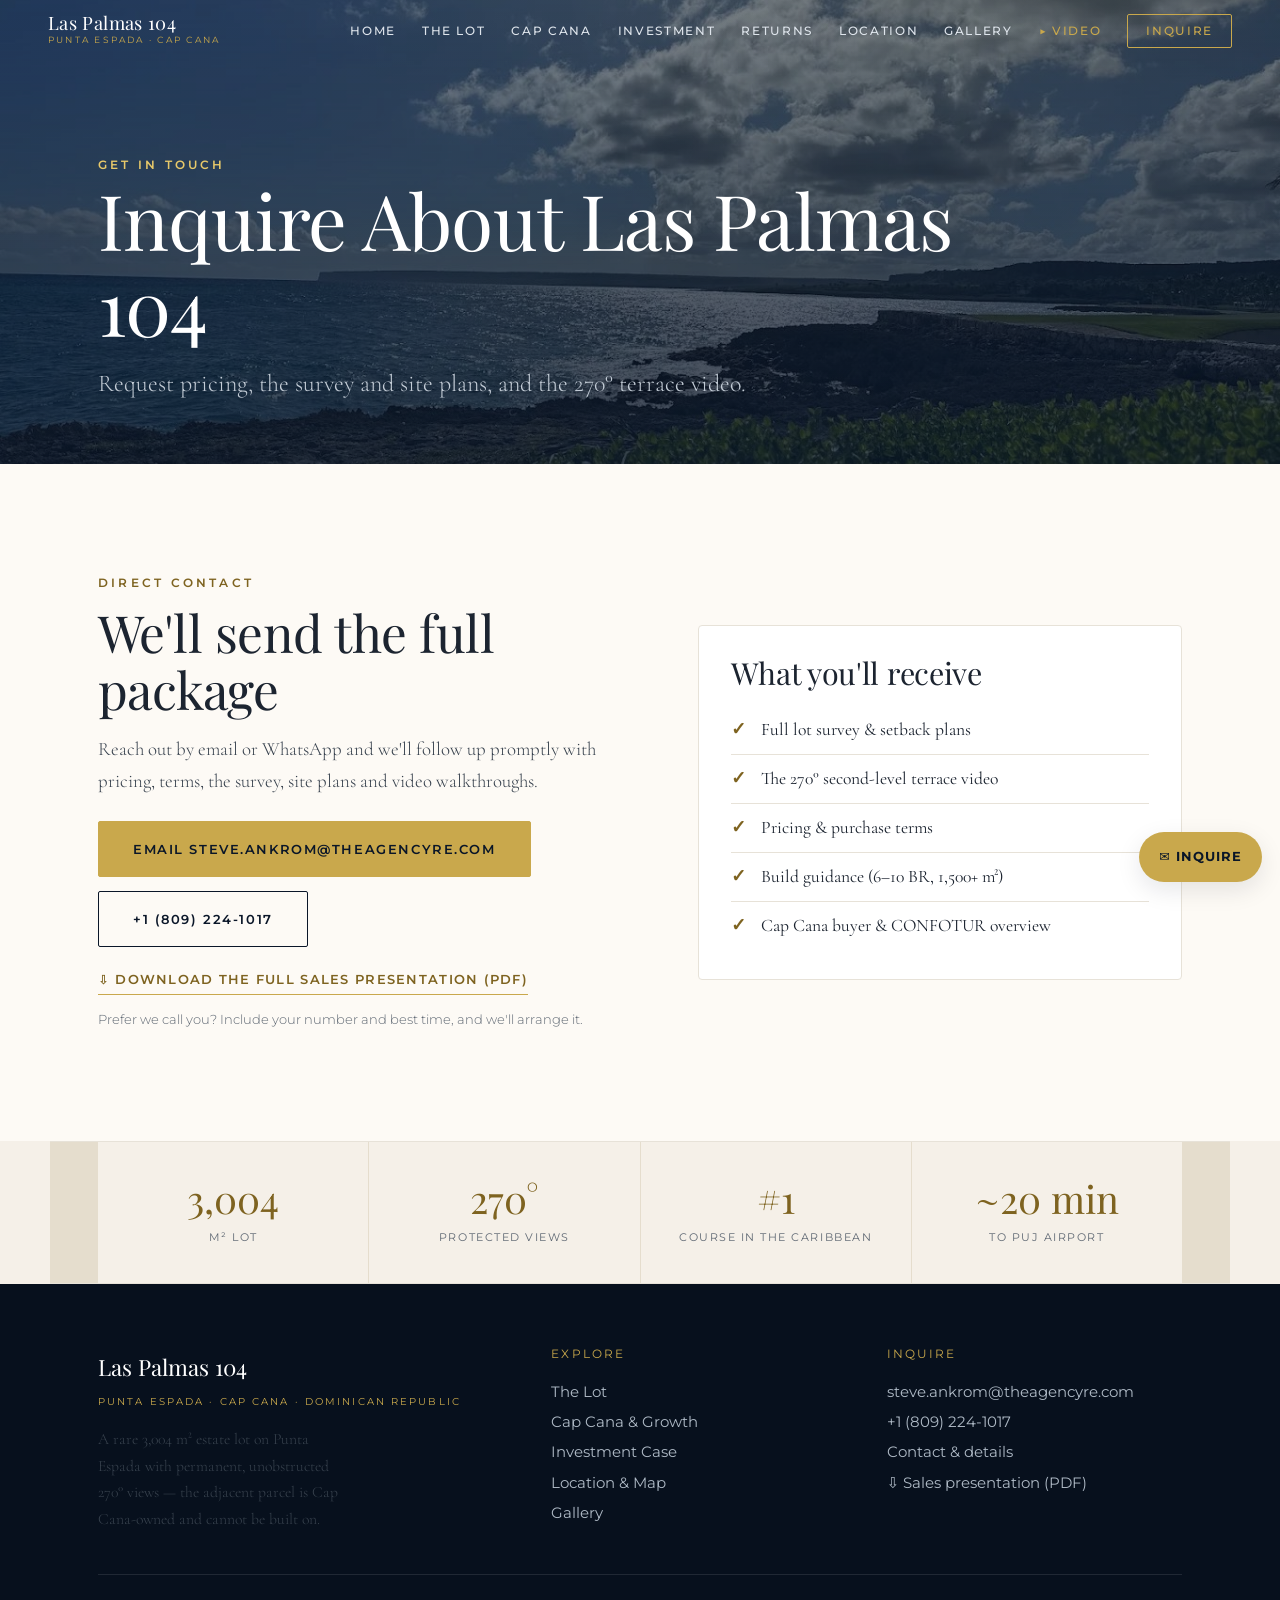
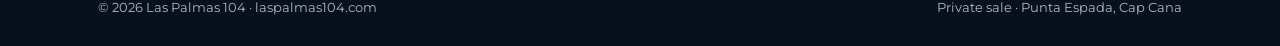
<file: contact.html>
<!DOCTYPE html>
<html lang="en">
<head>
<meta charset="UTF-8">
<meta name="viewport" content="width=device-width, initial-scale=1.0">
<title>Inquire — Las Palmas 104, Punta Espada Cap Cana</title>
<meta name="description" content="Request the full information package for Las Palmas 104: pricing, survey, site plans and the 270° terrace video. Contact by email or WhatsApp.">
<link rel="canonical" href="https://www.laspalmas104.com/contact">
<meta name="robots" content="index, follow">
<meta property="og:type" content="website">
<meta property="og:title" content="Inquire — Las Palmas 104, Punta Espada Cap Cana">
<meta property="og:description" content="Request the full information package for Las Palmas 104: pricing, survey, site plans and the 270° terrace video. Contact by email or WhatsApp.">
<meta property="og:image" content="https://www.laspalmas104.com/images/hero-lot-aerial.jpg">
<meta property="og:url" content="https://www.laspalmas104.com/contact">
<meta name="twitter:card" content="summary_large_image">
<link rel="stylesheet" href="assets/css/site.css?v=20260730d">

</head>
<body>
<nav class="nav" id="nav">
  <a class="nav-logo" href="index.html"><span class="t">Las Palmas 104</span><span class="s">Punta Espada · Cap Cana</span></a>
  <ul class="nav-links"><li><a href="index.html">Home</a></li><li><a href="the-lot.html">The Lot</a></li><li><a href="cap-cana.html">Cap Cana</a></li><li><a href="investment.html">Investment</a></li><li><a href="returns.html">Returns</a></li><li><a href="location.html">Location</a></li><li><a href="gallery.html">Gallery</a></li><li><a class="nav-video" href="index.html#video">&#9654; Video</a></li><li><a class="nav-cta" href="contact.html">Inquire</a></li></ul>
  <button class="burger" aria-label="Menu"><span></span><span></span><span></span></button>
</nav>
<div class="mobile" id="mobile"><button class="close" aria-label="Close">&times;</button><a href="index.html">Home</a><a href="the-lot.html">The Lot</a><a href="cap-cana.html">Cap Cana</a><a href="investment.html">Investment</a><a href="returns.html">Returns</a><a href="location.html">Location</a><a href="gallery.html">Gallery</a><a href="index.html#video">&#9654; Video</a><a href="contact.html">Contact</a></div>

<header class="phero short" style="background-image:url('images/gallery-10.jpg')">
  <div class="container"><p class="overline">Get In Touch</p><h1>Inquire About Las Palmas 104</h1><p class="lead">Request pricing, the survey and site plans, and the 270&deg; terrace video.</p></div>
</header>

<section class="sec reveal">
  <div class="container split">
    <div class="split-txt">
      <p class="overline">Direct Contact</p>
      <h2>We'll send the full package</h2>
      <p>Reach out by email or WhatsApp and we'll follow up promptly with pricing, terms, the survey, site plans and video walkthroughs.</p>
      <div class="contact-btns">
        <a class="btn" href="mailto:steve.ankrom@theagencyre.com?subject=Las%20Palmas%20104%20inquiry">Email steve.ankrom@theagencyre.com</a>
        <a class="btn ghost" href="tel:+18092241017" target="_blank" rel="noopener">+1 (809) 224-1017</a>
      </div>
      <a class="txt-link" href="downloads/Las-Palmas-104-Sales-Presentation.pdf" download>&#8681; Download the full sales presentation (PDF)</a>
      <p class="fine">Prefer we call you? Include your number and best time, and we'll arrange it.</p>
    </div>
    <div class="split-txt panel">
      <h3>What you'll receive</h3>
      <ul class="ticks">
        <li>Full lot survey &amp; setback plans</li>
        <li>The 270&deg; second-level terrace video</li>
        <li>Pricing &amp; purchase terms</li>
        <li>Build guidance (6&ndash;10 BR, 1,500+ m&sup2;)</li>
        <li>Cap Cana buyer &amp; CONFOTUR overview</li>
      </ul>
    </div>
  </div>
</section>

<section class="strip alt reveal">
  <div class="container strip-grid">
    <div><span class="n">3,004</span><span class="l">m&sup2; lot</span></div>
    <div><span class="n">270&deg;</span><span class="l">protected views</span></div>
    <div><span class="n">#1</span><span class="l">course in the Caribbean</span></div>
    <div><span class="n">~20 min</span><span class="l">to PUJ airport</span></div>
  </div>
</section>

<footer class="foot">
  <div class="container">
    <div class="foot-grid">
      <div class="brand"><span class="t">Las Palmas 104</span><br><span class="s">Punta Espada · Cap Cana · Dominican Republic</span>
        <p>A rare 3,004 m² estate lot on Punta Espada with permanent, unobstructed 270° views — the adjacent parcel is Cap Cana-owned and cannot be built on.</p></div>
      <div><h4>Explore</h4><a href="the-lot.html">The Lot</a><br><a href="cap-cana.html">Cap Cana &amp; Growth</a><br><a href="investment.html">Investment Case</a><br><a href="location.html">Location &amp; Map</a><br><a href="gallery.html">Gallery</a></div>
      <div><h4>Inquire</h4><a href="mailto:steve.ankrom@theagencyre.com?subject=Las%20Palmas%20104%20inquiry">steve.ankrom@theagencyre.com</a><br><a href="tel:+18092241017" target="_blank" rel="noopener">+1 (809) 224-1017</a><br><a href="contact.html">Contact &amp; details</a><br><a href="downloads/Las-Palmas-104-Sales-Presentation.pdf" download>&#8681; Sales presentation (PDF)</a></div>
    </div>
    <div class="foot-bot"><span>&copy; 2026 Las Palmas 104 · laspalmas104.com</span><span>Private sale · Punta Espada, Cap Cana</span></div>
  </div>
</footer>
<div class="float-cta"><a href="contact.html">&#9993; Inquire</a></div>
<script src="assets/js/site.js"></script>

</body>
</html>
</file>
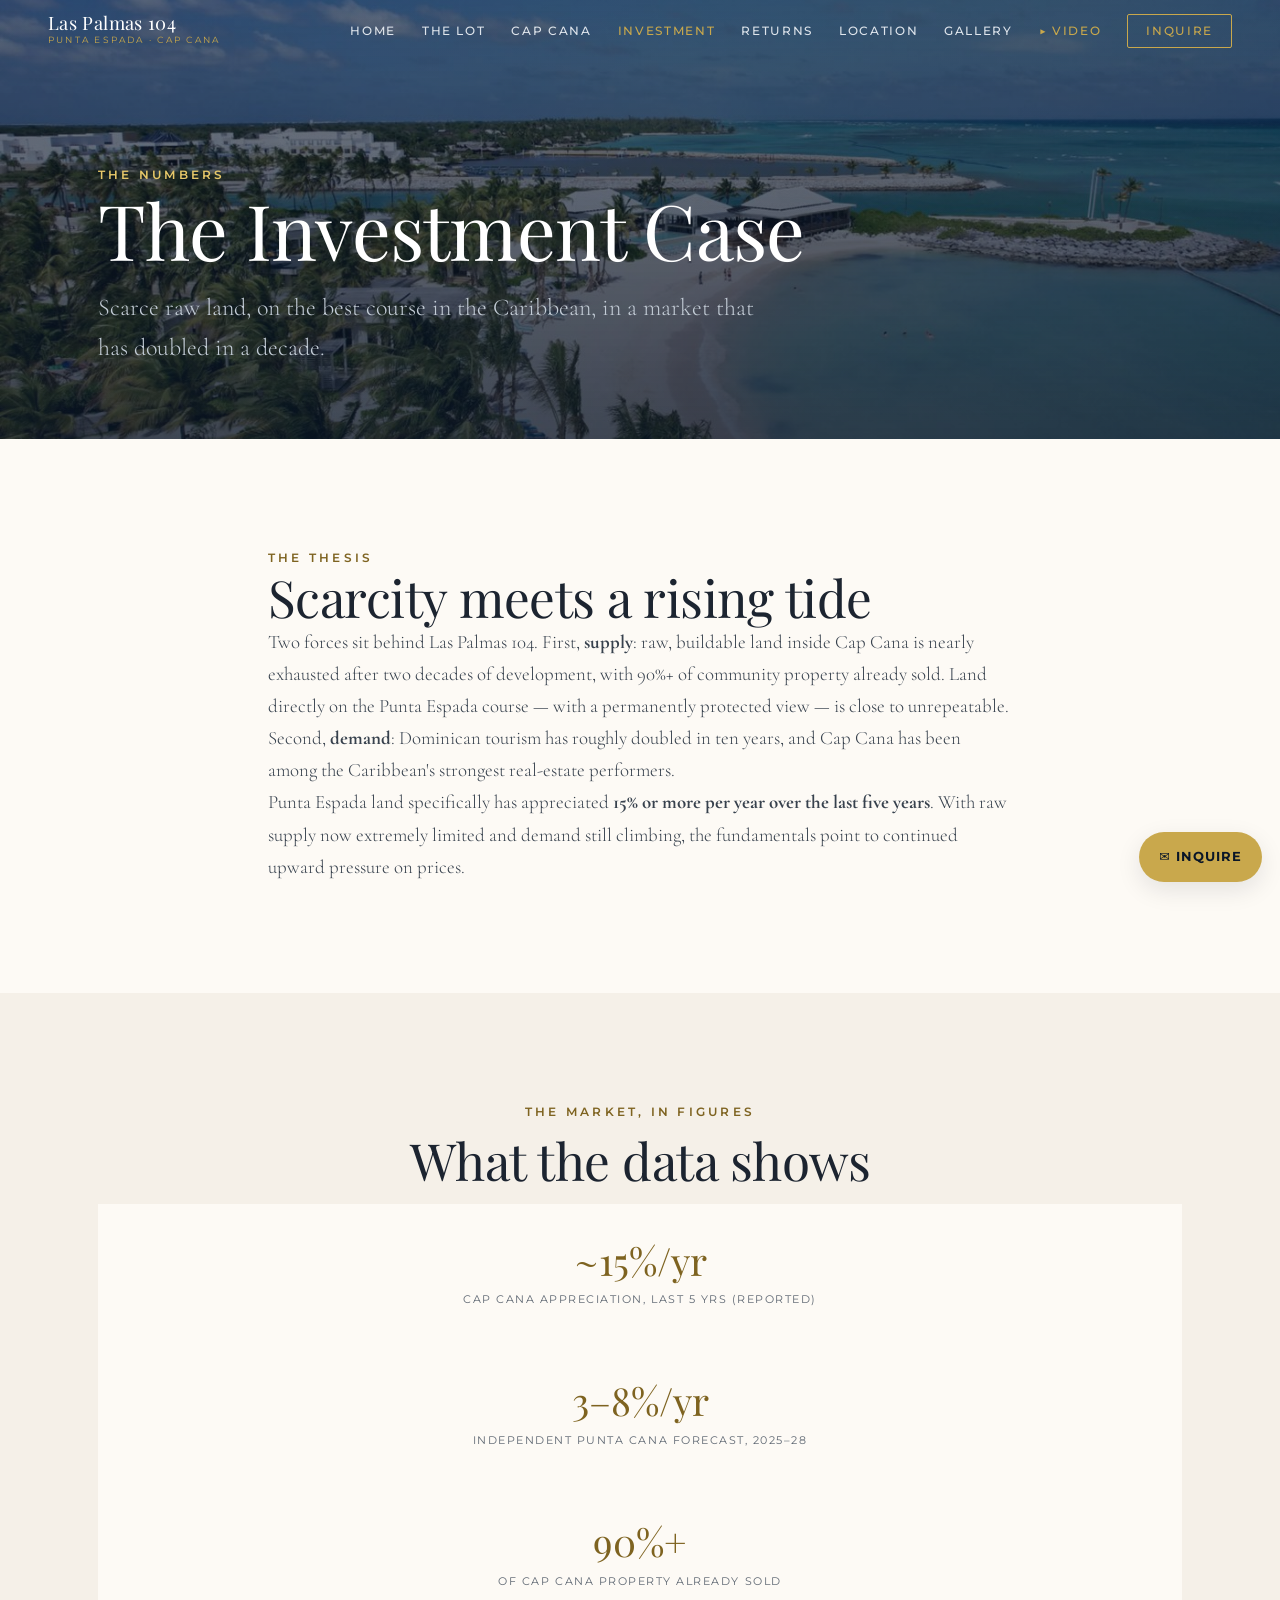
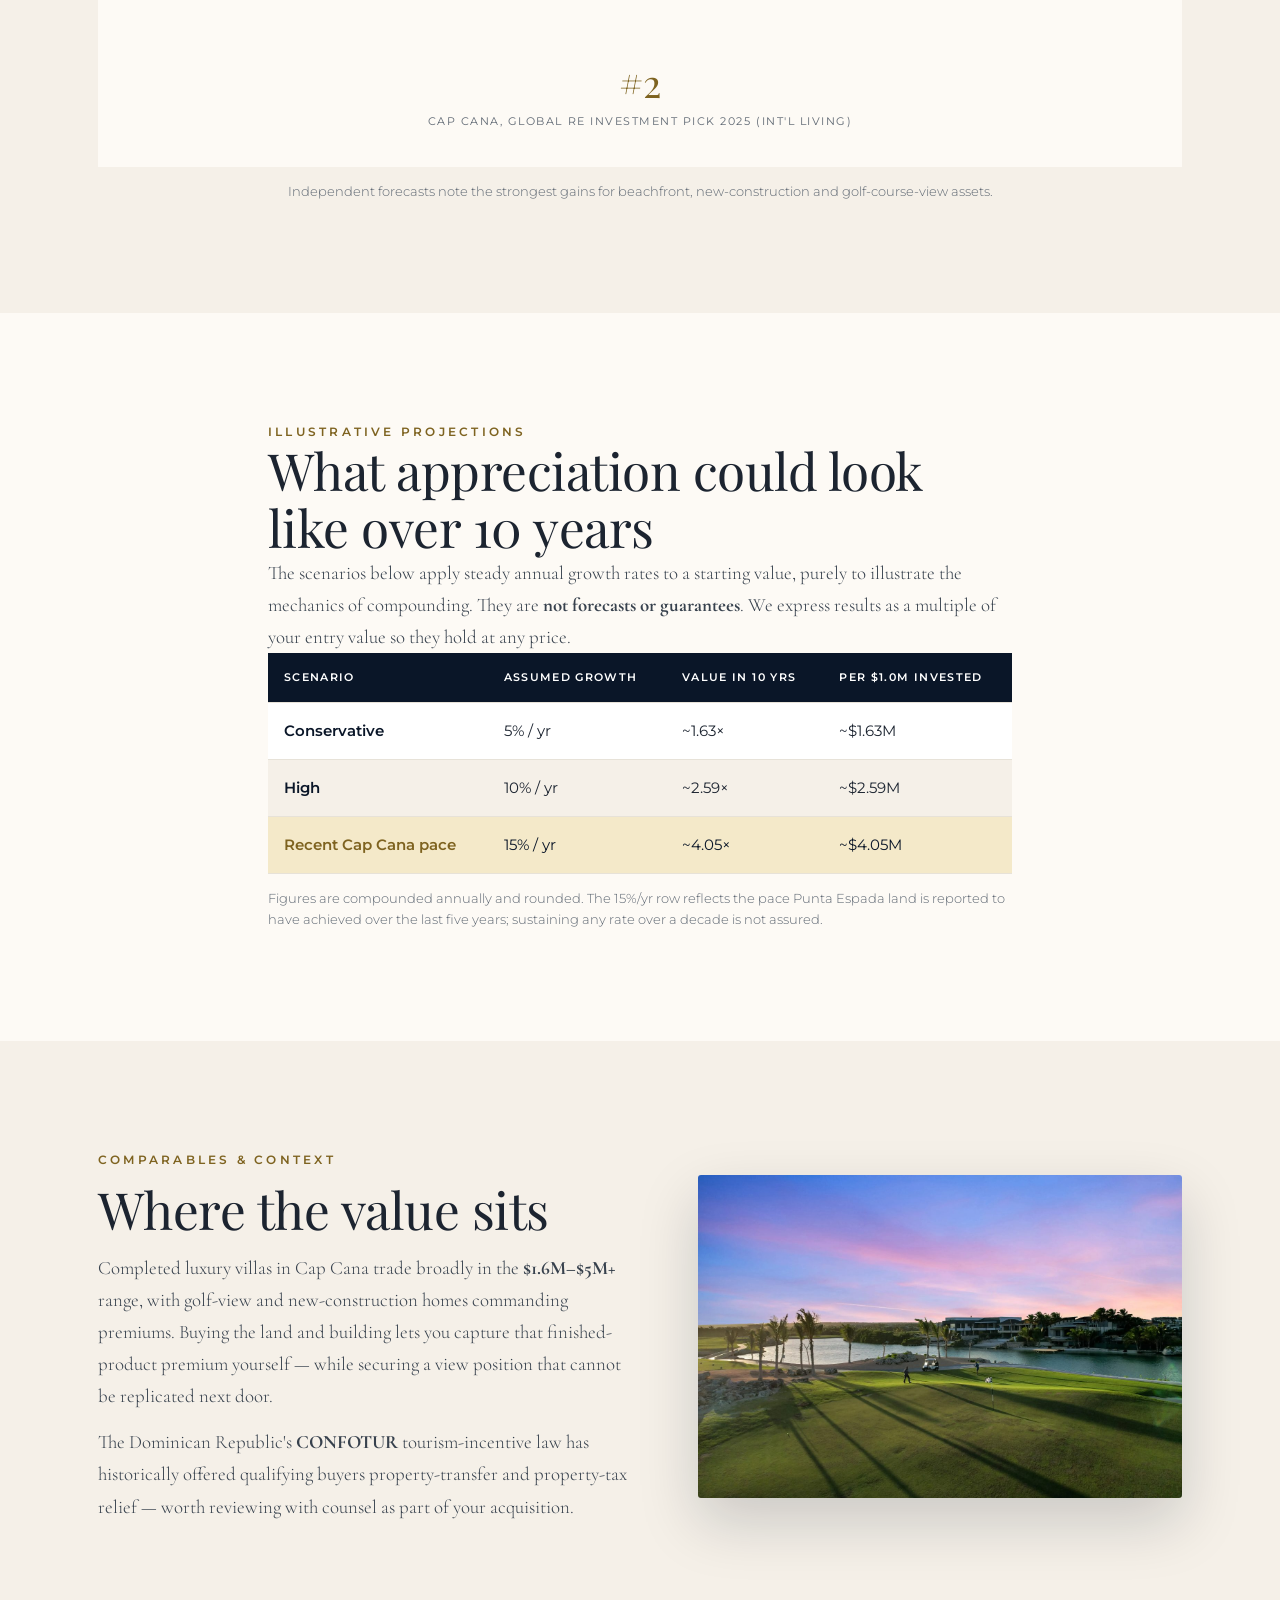
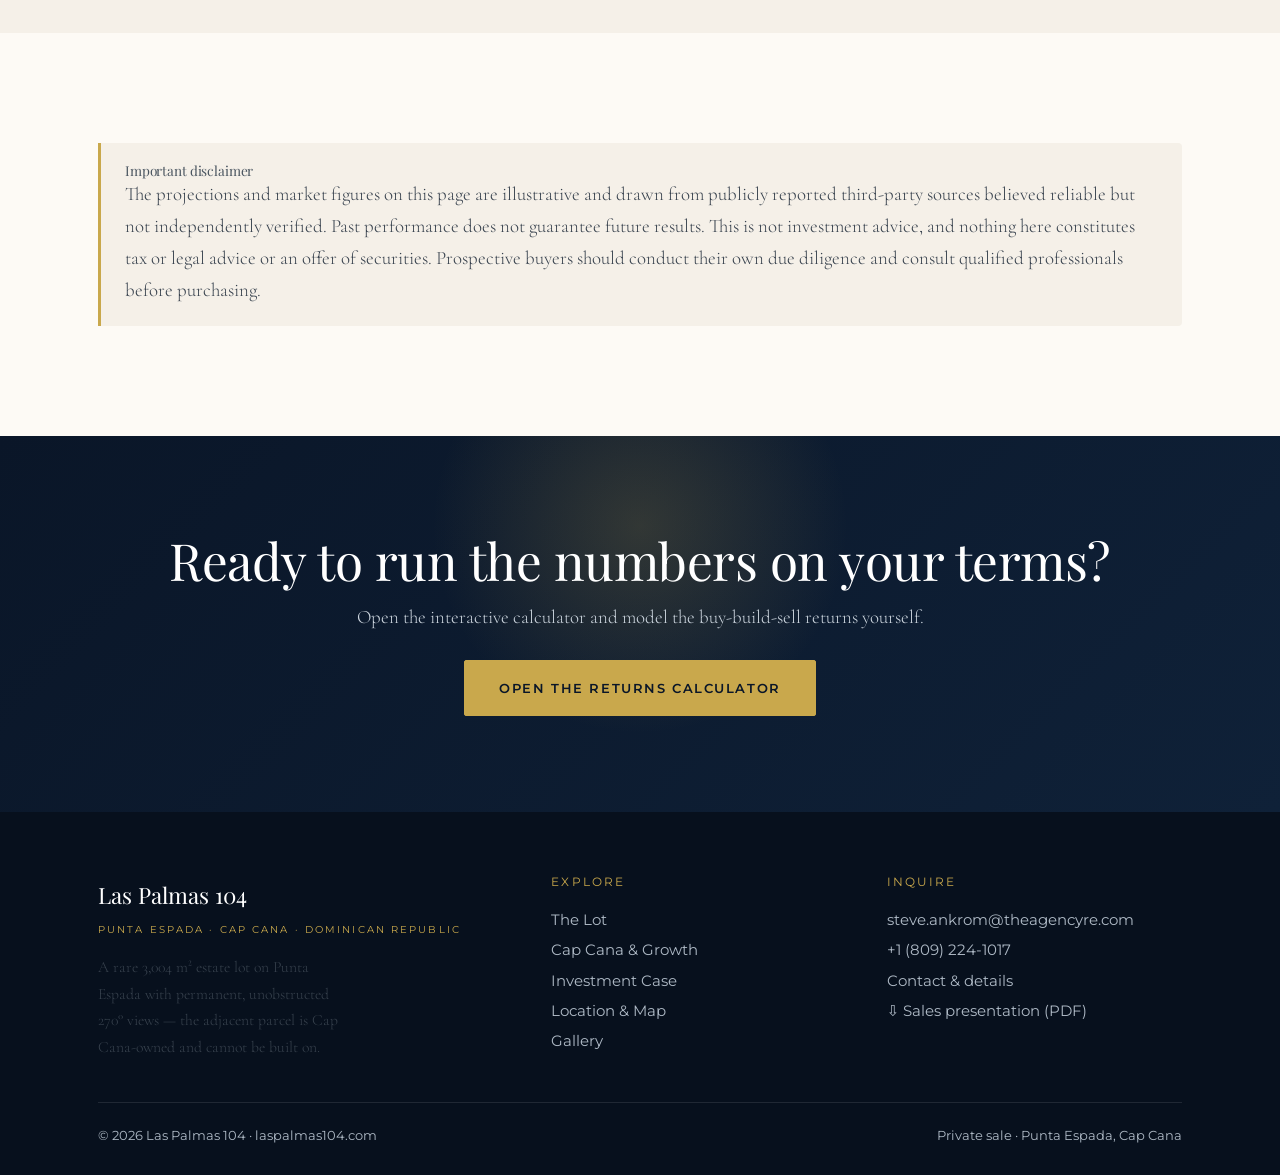
<file: investment.html>
<!DOCTYPE html>
<html lang="en">
<head>
<meta charset="UTF-8">
<meta name="viewport" content="width=device-width, initial-scale=1.0">
<title>The Investment Case — Las Palmas 104, Punta Espada Cap Cana</title>
<meta name="description" content="Why Las Palmas 104 stands to appreciate: Punta Espada land has risen 15%+/yr for five years, raw supply is nearly gone, and demand keeps climbing. Illustrative 10-year scenarios inside.">
<link rel="canonical" href="https://www.laspalmas104.com/investment">
<meta name="robots" content="index, follow">
<meta property="og:type" content="website">
<meta property="og:title" content="The Investment Case — Las Palmas 104, Punta Espada Cap Cana">
<meta property="og:description" content="Why Las Palmas 104 stands to appreciate: Punta Espada land has risen 15%+/yr for five years, raw supply is nearly gone, and demand keeps climbing. Illustrative 10-year scenarios inside.">
<meta property="og:image" content="https://www.laspalmas104.com/images/gallery-03.jpg">
<meta property="og:url" content="https://www.laspalmas104.com/investment">
<meta name="twitter:card" content="summary_large_image">
<link rel="stylesheet" href="assets/css/site.css?v=20260730d">

</head>
<body>
<nav class="nav" id="nav">
  <a class="nav-logo" href="index.html"><span class="t">Las Palmas 104</span><span class="s">Punta Espada · Cap Cana</span></a>
  <ul class="nav-links"><li><a href="index.html">Home</a></li><li><a href="the-lot.html">The Lot</a></li><li><a href="cap-cana.html">Cap Cana</a></li><li><a href="investment.html" class="active">Investment</a></li><li><a href="returns.html">Returns</a></li><li><a href="location.html">Location</a></li><li><a href="gallery.html">Gallery</a></li><li><a class="nav-video" href="index.html#video">&#9654; Video</a></li><li><a class="nav-cta" href="contact.html">Inquire</a></li></ul>
  <button class="burger" aria-label="Menu"><span></span><span></span><span></span></button>
</nav>
<div class="mobile" id="mobile"><button class="close" aria-label="Close">&times;</button><a href="index.html">Home</a><a href="the-lot.html">The Lot</a><a href="cap-cana.html">Cap Cana</a><a href="investment.html">Investment</a><a href="returns.html">Returns</a><a href="location.html">Location</a><a href="gallery.html">Gallery</a><a href="index.html#video">&#9654; Video</a><a href="contact.html">Contact</a></div>

<header class="phero" style="background-image:url('images/gallery-03.jpg')">
  <div class="container"><p class="overline">The Numbers</p><h1>The Investment Case</h1><p class="lead">Scarce raw land, on the best course in the Caribbean, in a market that has doubled in a decade.</p></div>
</header>

<section class="sec reveal">
  <div class="container narrow">
    <p class="overline">The Thesis</p>
    <h2>Scarcity meets a rising tide</h2>
    <p>Two forces sit behind Las Palmas 104. First, <strong>supply</strong>: raw, buildable land inside Cap Cana is nearly exhausted after two decades of development, with 90%+ of community property already sold. Land directly on the Punta Espada course — with a permanently protected view — is close to unrepeatable. Second, <strong>demand</strong>: Dominican tourism has roughly doubled in ten years, and Cap Cana has been among the Caribbean's strongest real-estate performers.</p>
    <p>Punta Espada land specifically has appreciated <strong>15% or more per year over the last five years</strong>. With raw supply now extremely limited and demand still climbing, the fundamentals point to continued upward pressure on prices.</p>
  </div>
</section>

<section class="sec alt reveal">
  <div class="container">
    <p class="overline center">The Market, In Figures</p>
    <h2 class="center">What the data shows</h2>
    <div class="strip-grid four">
      <div><span class="n">~15%/yr</span><span class="l">Cap Cana appreciation, last 5 yrs (reported)</span></div>
      <div><span class="n">3&ndash;8%/yr</span><span class="l">independent Punta Cana forecast, 2025&ndash;28</span></div>
      <div><span class="n">90%+</span><span class="l">of Cap Cana property already sold</span></div>
      <div><span class="n">#2</span><span class="l">Cap Cana, global RE investment pick 2025 (Int'l Living)</span></div>
    </div>
    <p class="fine center">Independent forecasts note the strongest gains for beachfront, new-construction and golf-course-view assets.</p>
  </div>
</section>

<section class="sec reveal">
  <div class="container narrow">
    <p class="overline">Illustrative Projections</p>
    <h2>What appreciation could look like over 10 years</h2>
    <p>The scenarios below apply steady annual growth rates to a starting value, purely to illustrate the mechanics of compounding. They are <strong>not forecasts or guarantees</strong>. We express results as a multiple of your entry value so they hold at any price.</p>
    <table class="tbl">
      <thead><tr><th>Scenario</th><th>Assumed growth</th><th>Value in 10 yrs</th><th>Per $1.0M invested</th></tr></thead>
      <tbody>
        <tr><td>Conservative</td><td>5% / yr</td><td>~1.63&times;</td><td>~$1.63M</td></tr>
        <tr><td>High</td><td>10% / yr</td><td>~2.59&times;</td><td>~$2.59M</td></tr>
        <tr class="hl"><td>Recent Cap Cana pace</td><td>15% / yr</td><td>~4.05&times;</td><td>~$4.05M</td></tr>
      </tbody>
    </table>
    <p class="fine">Figures are compounded annually and rounded. The 15%/yr row reflects the pace Punta Espada land is reported to have achieved over the last five years; sustaining any rate over a decade is not assured.</p>
  </div>
</section>

<section class="sec alt reveal">
  <div class="container split">
    <div class="split-txt">
      <p class="overline">Comparables &amp; Context</p>
      <h2>Where the value sits</h2>
      <p>Completed luxury villas in Cap Cana trade broadly in the <strong>$1.6M&ndash;$5M+</strong> range, with golf-view and new-construction homes commanding premiums. Buying the land and building lets you capture that finished-product premium yourself — while securing a view position that cannot be replicated next door.</p>
      <p>The Dominican Republic's <strong>CONFOTUR</strong> tourism-incentive law has historically offered qualifying buyers property-transfer and property-tax relief — worth reviewing with counsel as part of your acquisition.</p>
    </div>
    <div class="split-img"><img src="images/gallery-04.jpg" alt="Punta Espada golf course view" loading="lazy"></div>
  </div>
</section>

<section class="sec reveal">
  <div class="container">
    <div class="disc">
      <h4>Important disclaimer</h4>
      <p>The projections and market figures on this page are illustrative and drawn from publicly reported third-party sources believed reliable but not independently verified. Past performance does not guarantee future results. This is not investment advice, and nothing here constitutes tax or legal advice or an offer of securities. Prospective buyers should conduct their own due diligence and consult qualified professionals before purchasing.</p>
    </div>
  </div>
</section>

<section class="cta-band reveal">
  <div class="container"><h2>Ready to run the numbers on your terms?</h2><p>Open the interactive calculator and model the buy-build-sell returns yourself.</p><a class="btn" href="returns.html">Open the Returns Calculator</a></div>
</section>

<footer class="foot">
  <div class="container">
    <div class="foot-grid">
      <div class="brand"><span class="t">Las Palmas 104</span><br><span class="s">Punta Espada · Cap Cana · Dominican Republic</span>
        <p>A rare 3,004 m² estate lot on Punta Espada with permanent, unobstructed 270° views — the adjacent parcel is Cap Cana-owned and cannot be built on.</p></div>
      <div><h4>Explore</h4><a href="the-lot.html">The Lot</a><br><a href="cap-cana.html">Cap Cana &amp; Growth</a><br><a href="investment.html">Investment Case</a><br><a href="location.html">Location &amp; Map</a><br><a href="gallery.html">Gallery</a></div>
      <div><h4>Inquire</h4><a href="mailto:steve.ankrom@theagencyre.com?subject=Las%20Palmas%20104%20inquiry">steve.ankrom@theagencyre.com</a><br><a href="tel:+18092241017" target="_blank" rel="noopener">+1 (809) 224-1017</a><br><a href="contact.html">Contact &amp; details</a><br><a href="downloads/Las-Palmas-104-Sales-Presentation.pdf" download>&#8681; Sales presentation (PDF)</a></div>
    </div>
    <div class="foot-bot"><span>&copy; 2026 Las Palmas 104 · laspalmas104.com</span><span>Private sale · Punta Espada, Cap Cana</span></div>
  </div>
</footer>
<div class="float-cta"><a href="contact.html">&#9993; Inquire</a></div>
<script src="assets/js/site.js"></script>

</body>
</html>
</file>
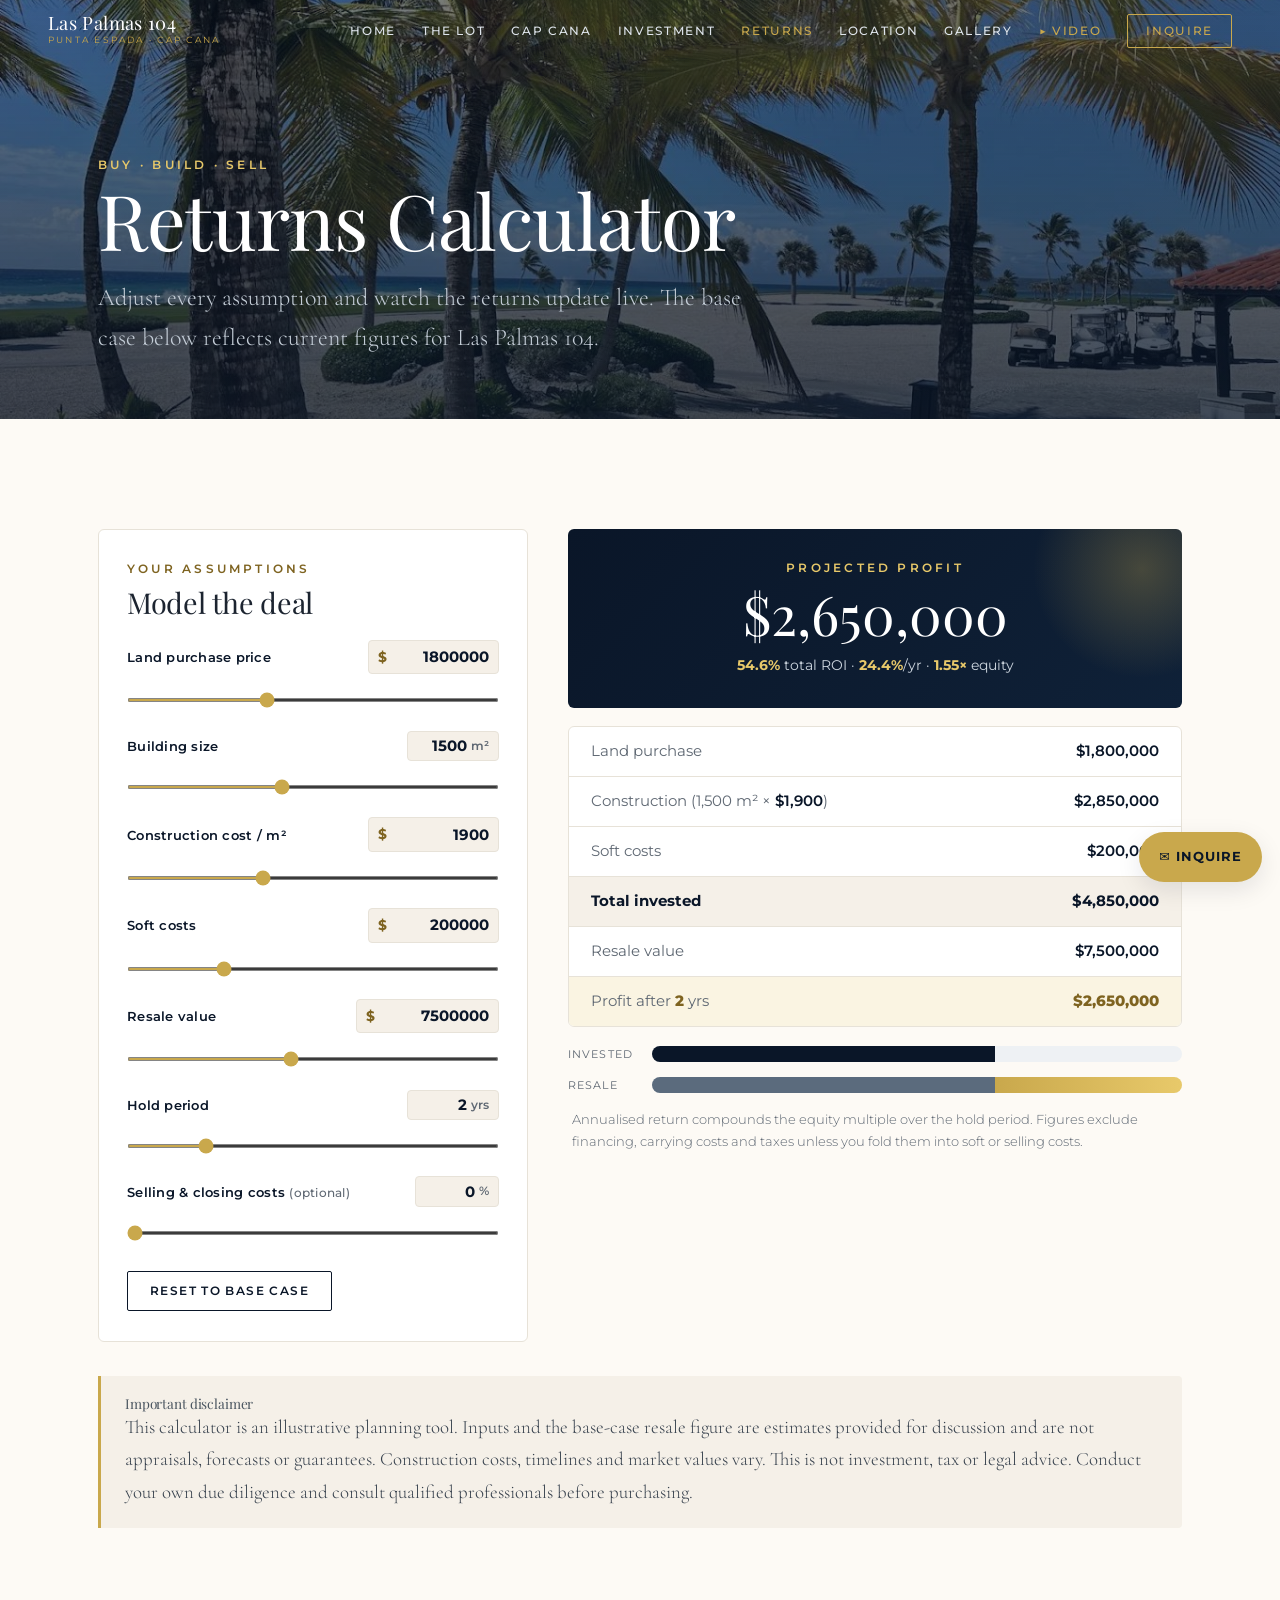
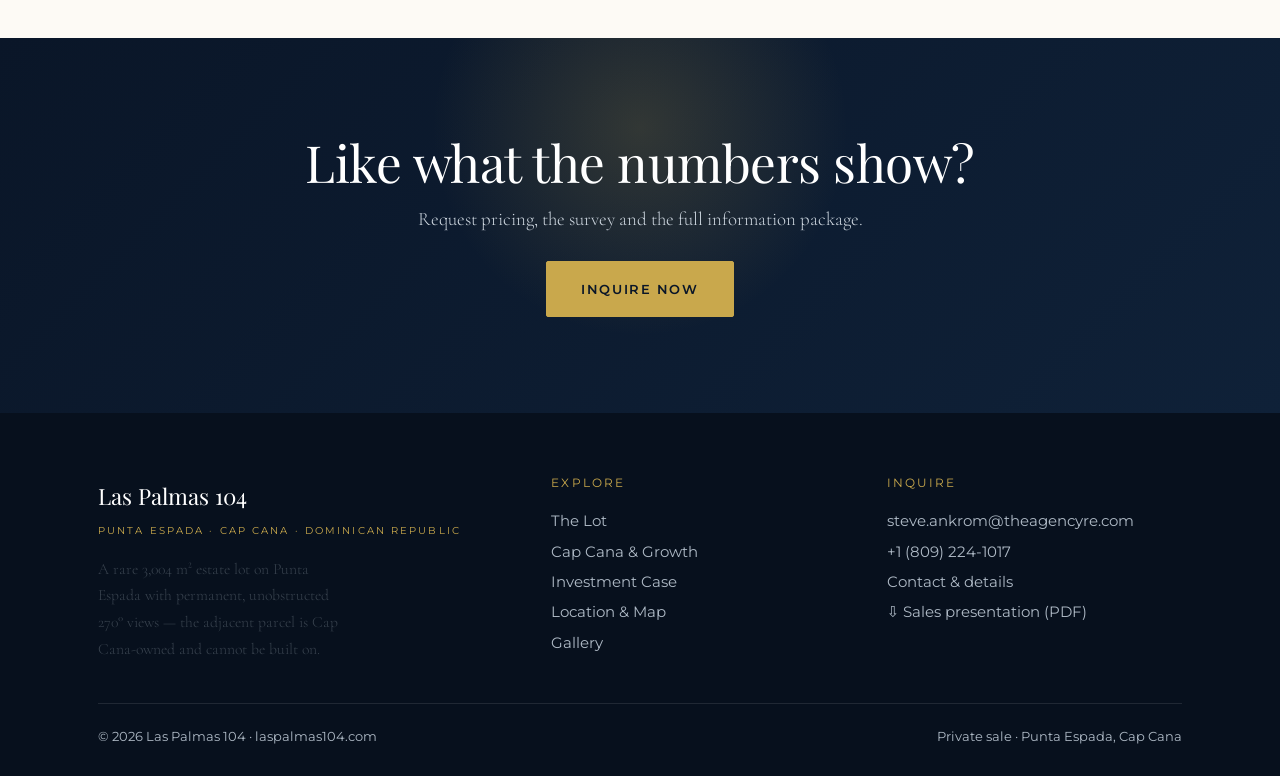
<file: returns.html>
<!DOCTYPE html>
<html lang="en">
<head>
<meta charset="UTF-8">
<meta name="viewport" content="width=device-width, initial-scale=1.0">
<title>Buy · Build · Sell — Interactive Returns Calculator | Las Palmas 104</title>
<meta name="description" content="Model the buy-build-sell returns on Las Palmas 104. Adjust land price, build size, cost per m², soft costs, resale value and hold period to see profit, ROI and annualised return.">
<link rel="canonical" href="https://www.laspalmas104.com/returns">
<meta name="robots" content="index, follow">
<meta property="og:type" content="website">
<meta property="og:title" content="Buy · Build · Sell — Interactive Returns Calculator | Las Palmas 104">
<meta property="og:description" content="Model the buy-build-sell returns on Las Palmas 104. Adjust land price, build size, cost per m², soft costs, resale value and hold period to see profit, ROI and annualised return.">
<meta property="og:image" content="https://www.laspalmas104.com/images/gallery-11.jpg">
<meta property="og:url" content="https://www.laspalmas104.com/returns">
<meta name="twitter:card" content="summary_large_image">
<link rel="stylesheet" href="assets/css/site.css?v=20260730d">

</head>
<body>
<nav class="nav" id="nav">
  <a class="nav-logo" href="index.html"><span class="t">Las Palmas 104</span><span class="s">Punta Espada · Cap Cana</span></a>
  <ul class="nav-links"><li><a href="index.html">Home</a></li><li><a href="the-lot.html">The Lot</a></li><li><a href="cap-cana.html">Cap Cana</a></li><li><a href="investment.html">Investment</a></li><li><a href="returns.html" class="active">Returns</a></li><li><a href="location.html">Location</a></li><li><a href="gallery.html">Gallery</a></li><li><a class="nav-video" href="index.html#video">&#9654; Video</a></li><li><a class="nav-cta" href="contact.html">Inquire</a></li></ul>
  <button class="burger" aria-label="Menu"><span></span><span></span><span></span></button>
</nav>
<div class="mobile" id="mobile"><button class="close" aria-label="Close">&times;</button><a href="index.html">Home</a><a href="the-lot.html">The Lot</a><a href="cap-cana.html">Cap Cana</a><a href="investment.html">Investment</a><a href="returns.html">Returns</a><a href="location.html">Location</a><a href="gallery.html">Gallery</a><a href="index.html#video">&#9654; Video</a><a href="contact.html">Contact</a></div>

<header class="phero short" style="background-image:url('images/gallery-11.jpg')">
  <div class="container"><p class="overline">Buy &middot; Build &middot; Sell</p><h1>Returns Calculator</h1><p class="lead">Adjust every assumption and watch the returns update live. The base case below reflects current figures for Las Palmas 104.</p></div>
</header>

<section class="sec reveal">
  <div class="container">
    <div class="calc">
      <div class="calc-inputs">
        <p class="overline">Your Assumptions</p>
        <h2>Model the deal</h2>

        <div class="fld">
          <div class="fld-top"><label>Land purchase price</label><div class="num"><span>$</span><input type="number" id="b-land" value="1800000" step="50000"></div></div>
          <input type="range" id="s-land" min="800000" max="3500000" step="50000" value="1800000">
        </div>

        <div class="fld">
          <div class="fld-top"><label>Building size</label><div class="num sm"><input type="number" id="b-size" value="1500" step="50"><span class="suf">m&sup2;</span></div></div>
          <input type="range" id="s-size" min="800" max="2500" step="50" value="1500">
        </div>

        <div class="fld">
          <div class="fld-top"><label>Construction cost / m&sup2;</label><div class="num"><span>$</span><input type="number" id="b-cpm" value="1900" step="50"></div></div>
          <input type="range" id="s-cpm" min="1000" max="3500" step="50" value="1900">
        </div>

        <div class="fld">
          <div class="fld-top"><label>Soft costs</label><div class="num"><span>$</span><input type="number" id="b-soft" value="200000" step="25000"></div></div>
          <input type="range" id="s-soft" min="0" max="800000" step="25000" value="200000">
        </div>

        <div class="fld">
          <div class="fld-top"><label>Resale value</label><div class="num wide"><span>$</span><input type="number" id="b-resale" value="7500000" step="100000"></div></div>
          <input type="range" id="s-resale" min="4000000" max="12000000" step="100000" value="7500000">
        </div>

        <div class="fld">
          <div class="fld-top"><label>Hold period</label><div class="num sm"><input type="number" id="b-hold" value="2" step="1"><span class="suf">yrs</span></div></div>
          <input type="range" id="s-hold" min="1" max="6" step="1" value="2">
        </div>

        <div class="fld">
          <div class="fld-top"><label>Selling &amp; closing costs <span class="opt">(optional)</span></label><div class="num sm"><input type="number" id="b-sell" value="0" step="0.5"><span class="suf">%</span></div></div>
          <input type="range" id="s-sell" min="0" max="8" step="0.5" value="0">
        </div>

        <button class="btn ghost" id="reset" type="button">Reset to base case</button>
      </div>

      <div class="calc-out">
        <div class="rhero">
          <span class="overline">Projected profit</span>
          <div class="big" id="o-profit">$2,650,000</div>
          <div class="rsub"><b id="o-roi">54.6%</b> total ROI &middot; <b id="o-ann">24.3%</b>/yr &middot; <b id="o-mult">1.55&times;</b> equity</div>
        </div>
        <div class="bd">
          <div class="bd-row"><span>Land purchase</span><span id="o-land">$1,800,000</span></div>
          <div class="bd-row"><span>Construction (<span id="o-size">1,500</span> m&sup2; &times; <span id="o-cpm">$1,900</span>)</span><span id="o-constr">$2,850,000</span></div>
          <div class="bd-row"><span>Soft costs</span><span id="o-soft">$200,000</span></div>
          <div class="bd-row total"><span>Total invested</span><span id="o-allin">$4,850,000</span></div>
          <div class="bd-row"><span>Resale value</span><span id="o-resale">$7,500,000</span></div>
          <div class="bd-row" id="row-sell" style="display:none"><span>Selling costs (<span id="o-sellp">0</span>%)</span><span id="o-sell">$0</span></div>
          <div class="bd-row profit"><span>Profit after <span id="o-hold">2</span> yrs</span><span id="o-profit2">$2,650,000</span></div>
        </div>
        <div class="bars">
          <div class="bar"><span class="bl">Invested</span><div class="track"><div class="fill inv" id="bar-inv"></div></div></div>
          <div class="bar"><span class="bl">Resale</span><div class="track"><div class="fill res" id="bar-res"></div><div class="fill prof" id="bar-prof"></div></div></div>
        </div>
        <p class="fine">Annualised return compounds the equity multiple over the hold period. Figures exclude financing, carrying costs and taxes unless you fold them into soft or selling costs.</p>
      </div>
    </div>

    <div class="disc" style="margin-top:34px">
      <h4>Important disclaimer</h4>
      <p>This calculator is an illustrative planning tool. Inputs and the base-case resale figure are estimates provided for discussion and are not appraisals, forecasts or guarantees. Construction costs, timelines and market values vary. This is not investment, tax or legal advice. Conduct your own due diligence and consult qualified professionals before purchasing.</p>
    </div>
  </div>
</section>

<section class="cta-band reveal">
  <div class="container"><h2>Like what the numbers show?</h2><p>Request pricing, the survey and the full information package.</p><a class="btn" href="contact.html">Inquire Now</a></div>
</section>

<footer class="foot">
  <div class="container">
    <div class="foot-grid">
      <div class="brand"><span class="t">Las Palmas 104</span><br><span class="s">Punta Espada · Cap Cana · Dominican Republic</span>
        <p>A rare 3,004 m² estate lot on Punta Espada with permanent, unobstructed 270° views — the adjacent parcel is Cap Cana-owned and cannot be built on.</p></div>
      <div><h4>Explore</h4><a href="the-lot.html">The Lot</a><br><a href="cap-cana.html">Cap Cana &amp; Growth</a><br><a href="investment.html">Investment Case</a><br><a href="location.html">Location &amp; Map</a><br><a href="gallery.html">Gallery</a></div>
      <div><h4>Inquire</h4><a href="mailto:steve.ankrom@theagencyre.com?subject=Las%20Palmas%20104%20inquiry">steve.ankrom@theagencyre.com</a><br><a href="tel:+18092241017" target="_blank" rel="noopener">+1 (809) 224-1017</a><br><a href="contact.html">Contact &amp; details</a><br><a href="downloads/Las-Palmas-104-Sales-Presentation.pdf" download>&#8681; Sales presentation (PDF)</a></div>
    </div>
    <div class="foot-bot"><span>&copy; 2026 Las Palmas 104 · laspalmas104.com</span><span>Private sale · Punta Espada, Cap Cana</span></div>
  </div>
</footer>
<div class="float-cta"><a href="contact.html">&#9993; Inquire</a></div>
<script src="assets/js/site.js"></script>
<script>
(function(){
  var keys=['land','size','cpm','soft','resale','hold','sell'];
  var base={land:1800000,size:1500,cpm:1900,soft:200000,resale:7500000,hold:2,sell:0};
  function box(k){return document.getElementById('b-'+k);}
  function sld(k){return document.getElementById('s-'+k);}
  function val(k){var v=parseFloat(box(k).value);return isNaN(v)?0:v;}
  function money(n){return (n<0?'-$':'$')+Math.abs(Math.round(n)).toLocaleString('en-US');}
  function pct(n){return (n*100).toFixed(1)+'%';}
  function set(id,t){var e=document.getElementById(id);if(e)e.textContent=t;}
  function calc(){
    var land=val('land'),size=val('size'),cpm=val('cpm'),soft=val('soft'),resale=val('resale'),hold=val('hold'),sell=val('sell');
    var constr=size*cpm, allIn=land+constr+soft, sellc=resale*sell/100, net=resale-sellc, profit=net-allIn;
    var roi=allIn>0?profit/allIn:0, mult=allIn>0?net/allIn:0;
    var ann=(allIn>0&&hold>0&&net>0)?Math.pow(net/allIn,1/hold)-1:0;
    set('o-profit',money(profit)); set('o-profit2',money(profit));
    set('o-roi',pct(roi)); set('o-ann',pct(ann)); set('o-mult',mult.toFixed(2)+'\u00d7');
    set('o-land',money(land)); set('o-constr',money(constr)); set('o-soft',money(soft));
    set('o-allin',money(allIn)); set('o-resale',money(resale)); set('o-sell',money(sellc));
    set('o-size',Math.round(size).toLocaleString('en-US')); set('o-cpm',money(cpm));
    set('o-sellp',(sell%1===0?sell:sell.toFixed(1))); set('o-hold',hold);
    document.getElementById('o-profit').style.color = profit>=0 ? '' : '#c0392b';
    document.getElementById('row-sell').style.display = sell>0 ? '' : 'none';
    var mx=Math.max(allIn,net,1);
    document.getElementById('bar-inv').style.width=(allIn/mx*100)+'%';
    document.getElementById('bar-res').style.width=(Math.min(allIn,net)/mx*100)+'%';
    document.getElementById('bar-prof').style.width=(Math.max(net-allIn,0)/mx*100)+'%';
  }
  keys.forEach(function(k){
    var b=box(k),s=sld(k);
    if(s)s.addEventListener('input',function(){b.value=s.value;calc();});
    if(b)b.addEventListener('input',function(){var v=parseFloat(b.value);if(s&&!isNaN(v))s.value=v;calc();});
  });
  document.getElementById('reset').addEventListener('click',function(){
    keys.forEach(function(k){box(k).value=base[k];if(sld(k))sld(k).value=base[k];});calc();
  });
  calc();
})();
</script>
</body>
</html>
</file>
<file: assets/css/site.css>
/* ============================================================
   LAS PALMAS 104 · Punta Espada, Cap Cana
   Sales-forward marketing site — brand-aligned with Villa Espada
   ============================================================ */
@import url('https://fonts.googleapis.com/css2?family=Cormorant+Garamond:ital,wght@0,300;0,400;0,500;0,600;1,400&family=Montserrat:wght@300;400;500;600;700&family=Playfair+Display:ital,wght@0,400;0,500;0,700;1,400&display=swap');

:root{
  --navy:#0A1628; --navy-2:#0F2138; --teal:#0E4D64;
  --gold:#C9A84C; --gold-lt:#E8C96A; --gold-dk:#7E6320;
  --cream:#F5F0E8; --ivory:#FDFAF5; --white:#fff;
  --ink:#1c2430; --gray:#5f6873; --line:#e7e2d8;
  --f-display:'Playfair Display',Georgia,serif;
  --f-serif:'Cormorant Garamond',Georgia,serif;
  --f-sans:'Montserrat',system-ui,sans-serif;
  --shadow:0 24px 60px rgba(10,22,40,.18);
  --shadow-sm:0 8px 24px rgba(10,22,40,.10);
  --maxw:1180px; --t:.4s cubic-bezier(.25,.46,.45,.94);
}
*,*::before,*::after{box-sizing:border-box;margin:0;padding:0}
html{scroll-behavior:smooth;font-size:16px}
body{font-family:var(--f-sans);background:var(--ivory);color:var(--ink);line-height:1.7;overflow-x:hidden;-webkit-font-smoothing:antialiased}
img{max-width:100%;display:block}
a{color:inherit;text-decoration:none}
ul{list-style:none}
.container{max-width:var(--maxw);margin:0 auto;padding:0 clamp(20px,5vw,48px)}
h1,h2,h3,h4{font-family:var(--f-display);font-weight:400;line-height:1.12;letter-spacing:-.01em}
h1{font-size:clamp(2.6rem,6vw,5rem)}
h2{font-size:clamp(2rem,4vw,3.2rem)}
h3{font-size:clamp(1.3rem,2.4vw,1.9rem)}
p{font-family:var(--f-serif);font-size:1.18rem;font-weight:300;color:#37414d}
.lead{font-size:clamp(1.25rem,2vw,1.5rem);color:#2b3540}
.overline{font-family:var(--f-sans);font-size:.72rem;font-weight:600;letter-spacing:.28em;text-transform:uppercase;color:var(--gold-dk)}
.overline.on-dark{color:var(--gold)}
.rule{width:64px;height:2px;background:linear-gradient(90deg,var(--gold),var(--gold-lt));margin:18px 0;border:0}
.center .rule{margin-left:auto;margin-right:auto}
.center{text-align:center}
.eyebrow-num{font-family:var(--f-display);font-size:clamp(2.4rem,5vw,3.6rem);color:var(--gold-dk);line-height:1}
.muted{color:var(--gray)}
.small{font-size:.85rem}
section{padding:clamp(64px,9vw,110px) 0}
.bg-cream{background:var(--cream)}
.bg-ivory{background:var(--ivory)}
.bg-navy{background:var(--navy);color:#eef2f6}
.bg-navy h1,.bg-navy h2,.bg-navy h3{color:#fff}
.bg-navy p{color:#c3ccd6}

/* ---- buttons ---- */
.btn{display:inline-block;font-family:var(--f-sans);font-weight:600;font-size:.82rem;letter-spacing:.12em;text-transform:uppercase;padding:16px 34px;border-radius:2px;transition:var(--t);cursor:pointer;border:1px solid transparent}
.btn-gold{background:var(--gold);color:var(--navy)}
.btn-gold:hover{background:var(--gold-lt);transform:translateY(-2px);box-shadow:var(--shadow-sm)}
.btn-ghost{border-color:rgba(255,255,255,.5);color:#fff}
.btn-ghost:hover{background:#fff;color:var(--navy)}
.btn-outline{border-color:var(--navy);color:var(--navy)}
.btn-outline:hover{background:var(--navy);color:#fff}

/* ---- nav ---- */
.nav{position:fixed;top:0;left:0;right:0;z-index:100;display:flex;align-items:center;justify-content:space-between;padding:14px clamp(20px,5vw,48px);background:rgba(10,22,40,.0);transition:var(--t)}
.nav.solid{background:rgba(10,22,40,.92);backdrop-filter:blur(12px);box-shadow:0 2px 24px rgba(0,0,0,.25)}
.nav-logo{display:flex;flex-direction:column;line-height:1}
.nav-logo .t{font-family:var(--f-display);font-size:1.15rem;color:#fff;letter-spacing:.02em}
.nav-logo .s{font-family:var(--f-sans);font-size:.58rem;letter-spacing:.24em;text-transform:uppercase;color:var(--gold);margin-top:3px}
.nav-links{display:flex;gap:26px;align-items:center}
.nav-links a{font-family:var(--f-sans);font-size:.74rem;font-weight:500;letter-spacing:.14em;text-transform:uppercase;color:#dfe5ec;transition:var(--t)}
.nav-links a:hover,.nav-links a.active{color:var(--gold)}
.nav-cta{border:1px solid var(--gold);color:var(--gold)!important;padding:9px 18px;border-radius:2px}
.nav-cta:hover{background:var(--gold);color:var(--navy)!important}
.burger{display:none;flex-direction:column;gap:5px;background:none;border:0;cursor:pointer;padding:6px}
.burger span{width:26px;height:2px;background:#fff;transition:var(--t)}
.mobile{position:fixed;inset:0;background:var(--navy);z-index:99;transform:translateX(100%);transition:var(--t);display:flex;flex-direction:column;justify-content:center;align-items:center;gap:22px}
.mobile.open{transform:translateX(0)}
.mobile a{font-family:var(--f-display);font-size:1.6rem;color:#eef2f6}
.mobile a:hover{color:var(--gold)}
.mobile .close{position:absolute;top:22px;right:26px;font-size:2rem;color:#fff;background:none;border:0;cursor:pointer}

/* ---- hero ---- */
.hero{position:relative;min-height:100vh;display:flex;align-items:center;color:#fff;overflow:hidden}
.hero-bg{position:absolute;inset:0;z-index:0}
.hero-bg img{width:100%;height:100%;object-fit:cover}
.hero-bg::after{content:"";position:absolute;inset:0;background:linear-gradient(180deg,rgba(10,22,40,.50),rgba(10,22,40,.34) 40%,rgba(10,22,40,.66))}
.hero-inner{position:relative;z-index:2;padding:120px 0 70px}
.hero h1{color:#fff;max-width:16ch}
.hero .lead{color:#eef2f6;max-width:44ch;margin:20px 0 32px}
.hero-tag{font-family:var(--f-sans);font-size:.75rem;letter-spacing:.3em;text-transform:uppercase;color:var(--gold-lt);margin-bottom:20px}
.hero-cta{display:flex;gap:14px;flex-wrap:wrap}
.scroll-cue{position:absolute;bottom:26px;left:50%;transform:translateX(-50%);z-index:2;color:#fff;font-size:.68rem;letter-spacing:.24em;text-transform:uppercase;opacity:.8;animation:bob 2.4s ease-in-out infinite}
@keyframes bob{0%,100%{transform:translate(-50%,0)}50%{transform:translate(-50%,8px)}}

/* ---- page hero (interior) ---- */
.phero{position:relative;padding:150px 0 70px;color:#fff;background:var(--navy);overflow:hidden}
.phero::before{content:"";position:absolute;inset:0;background:radial-gradient(1200px 500px at 80% -10%,rgba(201,168,76,.18),transparent 60%)}
.phero .container{position:relative;z-index:2}
.phero h1{color:#fff;max-width:20ch}
.phero p{color:#c3ccd6;max-width:60ch;margin-top:16px}

/* ---- stat strip ---- */
.stats{display:grid;grid-template-columns:repeat(4,1fr);gap:1px;background:var(--line)}
.stats .cell{background:var(--ivory);padding:34px 22px;text-align:center}
.bg-navy .stats{background:rgba(255,255,255,.08)}
.bg-navy .stats .cell{background:var(--navy)}
.stat-num{font-family:var(--f-display);font-size:clamp(2rem,4vw,2.9rem);color:var(--gold-dk);line-height:1}
.bg-navy .stat-num{color:var(--gold)}
.stat-lab{font-family:var(--f-sans);font-size:.7rem;letter-spacing:.16em;text-transform:uppercase;color:var(--gray);margin-top:10px}
.bg-navy .stat-lab{color:#9fb0c0}

/* ---- generic grids/cards ---- */
.grid{display:grid;gap:30px}
.g2{grid-template-columns:repeat(2,1fr)}
.g3{grid-template-columns:repeat(3,1fr)}
.split{display:grid;grid-template-columns:1.05fr .95fr;gap:clamp(30px,5vw,68px);align-items:center}
.split.rev .media{order:2}
.media img{width:100%;border-radius:3px;box-shadow:var(--shadow)}
.card{background:var(--white);border:1px solid var(--line);border-radius:4px;overflow:hidden;transition:var(--t)}
.card:hover{transform:translateY(-4px);box-shadow:var(--shadow)}
.card img{width:100%;aspect-ratio:16/10;object-fit:cover}
.card .body{padding:24px 24px 28px}
.card h3{font-size:1.35rem;margin-bottom:8px}
.card p{font-size:1.02rem}
.tag{display:inline-block;font-family:var(--f-sans);font-size:.64rem;font-weight:600;letter-spacing:.14em;text-transform:uppercase;color:var(--gold-dk);background:var(--cream);padding:6px 11px;border-radius:100px;margin-bottom:12px}

/* spec list */
.specs{display:grid;grid-template-columns:repeat(2,1fr);gap:1px;background:var(--line);border:1px solid var(--line)}
.specs .item{background:var(--white);padding:26px 24px}
.specs .k{font-family:var(--f-sans);font-size:.68rem;letter-spacing:.16em;text-transform:uppercase;color:var(--gray)}
.specs .v{font-family:var(--f-display);font-size:1.5rem;color:var(--navy);margin-top:6px}
.specs .v small{font-family:var(--f-serif);font-size:1rem;color:var(--gray)}

/* feature callout */
.callout{background:linear-gradient(135deg,var(--navy),var(--navy-2));color:#fff;border-radius:4px;padding:clamp(30px,5vw,54px);position:relative;overflow:hidden}
.callout::after{content:"";position:absolute;right:-60px;top:-60px;width:240px;height:240px;border-radius:50%;background:radial-gradient(circle,rgba(201,168,76,.28),transparent 70%)}
.callout h3{color:#fff}
.callout p{color:#cdd6df}

/* table */
.tbl{width:100%;border-collapse:collapse;font-family:var(--f-sans);font-size:.95rem;background:#fff}
.tbl th,.tbl td{padding:15px 16px;text-align:left;border-bottom:1px solid var(--line)}
.tbl thead th{background:var(--navy);color:#fff;font-size:.7rem;letter-spacing:.12em;text-transform:uppercase;font-weight:600}
.tbl tbody tr:nth-child(even){background:var(--cream)}
.tbl td:first-child{font-weight:600;color:var(--navy)}
.tbl .hi{color:var(--gold-dk);font-weight:700}

/* gallery */
.gallery{columns:3;column-gap:14px}
.gallery img{width:100%;margin-bottom:14px;border-radius:3px;break-inside:avoid;cursor:zoom-in;transition:var(--t)}
.gallery img:hover{opacity:.92;transform:scale(.995)}

/* video */
.vgrid{display:grid;grid-template-columns:repeat(2,1fr);gap:26px}
.vframe{position:relative;padding-bottom:56.25%;height:0;border-radius:4px;overflow:hidden;box-shadow:var(--shadow-sm);background:#000}
.vframe iframe{position:absolute;inset:0;width:100%;height:100%;border:0}
.vlink{display:flex;align-items:center;gap:14px;background:#fff;border:1px solid var(--line);border-radius:4px;padding:18px 22px;transition:var(--t)}
.vlink:hover{border-color:var(--gold);box-shadow:var(--shadow-sm)}
.vlink .play{flex:0 0 46px;height:46px;border-radius:50%;background:var(--navy);color:var(--gold);display:flex;align-items:center;justify-content:center;font-size:1rem}
.vlink b{font-family:var(--f-sans);font-size:.95rem}
.vlink span{display:block;color:var(--gray);font-size:.82rem;font-family:var(--f-sans)}

/* lightbox */
.lb{position:fixed;inset:0;background:rgba(6,12,22,.94);z-index:200;display:none;align-items:center;justify-content:center;padding:30px}
.lb.open{display:flex}
.lb img{max-width:92vw;max-height:88vh;border-radius:3px;box-shadow:var(--shadow)}
.lb .x{position:absolute;top:20px;right:26px;color:#fff;font-size:2rem;cursor:pointer;background:none;border:0}

/* map */
.map-chips{display:flex;gap:8px;flex-wrap:wrap;justify-content:center;margin-bottom:22px}
.chip{border:1px solid var(--line);background:#fff;cursor:pointer;font-family:var(--f-sans);font-weight:600;font-size:.72rem;letter-spacing:.08em;padding:9px 16px;border-radius:100px;color:#333;transition:var(--t)}
.chip:hover{border-color:var(--gold)}
.chip.on{background:var(--navy);color:#fff;border-color:var(--navy)}
#ccmap{width:100%;height:66vh;min-height:460px;border-radius:4px;box-shadow:var(--shadow-sm);background:#dfe6ea}
.mk{width:16px;height:16px;border-radius:50%;border:2.5px solid #fff;box-shadow:0 2px 8px rgba(0,0,0,.35);cursor:pointer;transition:transform .2s}
.mk:hover{transform:scale(1.4)}
.mk-lot{width:26px;height:26px;border-radius:50%;background:var(--gold);border:3px solid #fff;box-shadow:0 2px 12px rgba(0,0,0,.45);cursor:pointer;position:relative}
.mk-lot::after{content:"";position:absolute;inset:-9px;border-radius:50%;border:2px solid var(--gold);animation:pulse 2.2s ease-out infinite}
@keyframes pulse{0%{transform:scale(.6);opacity:.9}100%{transform:scale(1.6);opacity:0}}
.maplibregl-popup{max-width:280px!important}
.maplibregl-popup-content{padding:0;border-radius:10px;overflow:hidden;box-shadow:var(--shadow);font-family:var(--f-sans)}
.maplibregl-popup-content .pb{padding:13px 15px 15px}
.maplibregl-popup-content h4{font-family:var(--f-display);font-size:1.05rem;margin-bottom:4px}
.maplibregl-popup-content p{font-family:var(--f-serif);font-size:.95rem;margin:0;color:#555}
.pop-tag{display:inline-block;font-size:.6rem;font-weight:700;letter-spacing:.1em;text-transform:uppercase;color:var(--gold-dk);background:var(--cream);padding:4px 8px;border-radius:100px;margin-bottom:7px}

/* disclaimer */
.disc{background:var(--cream);border-left:3px solid var(--gold);padding:20px 24px;font-family:var(--f-sans);font-size:.85rem;color:#4a5560;border-radius:0 4px 4px 0}

/* footer */
.foot{background:#07101d;color:#aeb9c5;padding:64px 0 28px}
.foot-grid{display:grid;grid-template-columns:1.4fr 1fr 1fr;gap:40px;margin-bottom:40px}
.foot h4{font-family:var(--f-sans);font-size:.72rem;letter-spacing:.18em;text-transform:uppercase;color:var(--gold);margin-bottom:16px}
.foot a{color:#aeb9c5;font-size:.95rem;line-height:2;transition:var(--t)}
.foot a:hover{color:#fff}
.foot .brand .t{font-family:var(--f-display);font-size:1.4rem;color:#fff}
.foot .brand .s{font-family:var(--f-sans);font-size:.6rem;letter-spacing:.22em;text-transform:uppercase;color:var(--gold)}
.foot .brand p{font-size:.98rem;margin-top:14px;max-width:36ch}
.foot-bot{border-top:1px solid rgba(255,255,255,.1);padding-top:22px;display:flex;justify-content:space-between;flex-wrap:wrap;gap:10px;font-size:.8rem;font-family:var(--f-sans)}

/* reveal */
.reveal{opacity:0;transform:translateY(26px);transition:opacity .8s ease,transform .8s ease}
.reveal.in{opacity:1;transform:none}

.float-cta{position:fixed;right:18px;bottom:18px;z-index:80}
.float-cta a{display:inline-flex;align-items:center;gap:8px;background:var(--gold);color:var(--navy);font-family:var(--f-sans);font-weight:700;font-size:.8rem;letter-spacing:.08em;text-transform:uppercase;padding:14px 20px;border-radius:100px;box-shadow:var(--shadow-sm)}

@media(max-width:900px){
  .g3,.g2,.split,.vgrid,.foot-grid{grid-template-columns:1fr}
  .split.rev .media{order:0}
  .stats{grid-template-columns:repeat(2,1fr)}
  .specs{grid-template-columns:1fr}
  .gallery{columns:2}
  .nav-links{display:none}
  .burger{display:flex}
}
@media(max-width:520px){
  .gallery{columns:1}
  .stats{grid-template-columns:1fr}
}

/* ============================================================
   ADDITIONS — align stylesheet with generated markup
   ============================================================ */

/* buttons: base is solid gold; .ghost is outline (light on dark bands) */
.btn{background:var(--gold);color:var(--navy);border-color:var(--gold)}
.btn:hover{background:var(--gold-lt);transform:translateY(-2px);box-shadow:var(--shadow-sm)}
.btn.ghost{background:transparent;border:1px solid var(--navy);color:var(--navy)}
.btn.ghost:hover{background:var(--navy);color:#fff}
.hero .btn.ghost,.cta-band .btn.ghost,.phero .btn.ghost{border-color:rgba(255,255,255,.6);color:#fff}
.hero .btn.ghost:hover,.cta-band .btn.ghost:hover,.phero .btn.ghost:hover{background:#fff;color:var(--navy)}

/* section helpers */
.sec{}
.sec.alt,.strip.alt{background:var(--cream)}
.narrow{max-width:840px;margin-left:auto;margin-right:auto}
.center{text-align:center}
h2.center{margin-bottom:14px}
.overline.center{display:block;margin-bottom:10px}
.fine{font-family:var(--f-sans);font-size:.8rem;color:var(--gray);margin-top:14px}
.fine.center{text-align:center}
.txt-link{display:inline-block;margin-top:14px;font-family:var(--f-sans);font-size:.8rem;font-weight:600;letter-spacing:.1em;text-transform:uppercase;color:var(--gold-dk);border-bottom:1px solid var(--gold);padding-bottom:3px;transition:var(--t)}
.txt-link:hover{color:var(--navy)}

/* hero refinements */
.hero .overline,.phero .overline,.cta-band .overline{color:var(--gold-lt)}
.scroll-hint{position:absolute;bottom:24px;left:50%;transform:translateX(-50%);z-index:2;color:#fff;font-size:1.4rem;opacity:.75;animation:bob 2.4s ease-in-out infinite}
.phero.short{padding:140px 0 60px}

/* stat strips */
.strip{padding:0}
.strip .strip-grid{display:grid;grid-template-columns:repeat(4,1fr);gap:1px;background:var(--line);border-block:1px solid var(--line)}
.strip.alt .strip-grid{background:#e5ddcd}
.strip-grid>div{background:var(--ivory);padding:36px 20px;text-align:center}
.strip.alt .strip-grid>div{background:var(--cream)}
.strip-grid .n{display:block;font-family:var(--f-display);font-size:clamp(1.5rem,3vw,2.4rem);color:var(--gold-dk);line-height:1.05}
.strip-grid .l{display:block;font-family:var(--f-sans);font-size:.68rem;letter-spacing:.14em;text-transform:uppercase;color:var(--gray);margin-top:10px}

/* split image treatment */
.split-img img{border-radius:3px;box-shadow:var(--shadow);width:100%}
.split-txt .overline{display:block;margin-bottom:10px}
.split-txt h2{margin-bottom:14px}
.split-txt p+p{margin-top:14px}

/* 3-up cards */
.cards3{display:grid;grid-template-columns:repeat(3,1fr);gap:28px;margin-top:36px}
.cards3 .card{background:#fff;border:1px solid var(--line);border-radius:4px;overflow:hidden;transition:var(--t)}
.cards3 .card:hover{transform:translateY(-4px);box-shadow:var(--shadow)}
.card .ic{font-size:2rem;padding:26px 24px 0}
.card h3{padding:0 24px;margin:12px 0 8px;font-size:1.35rem}
.card p{padding:0 24px 26px;font-size:1.02rem}
.card.img img{aspect-ratio:16/10;object-fit:cover;width:100%}
.card.img .card-b{padding:22px 24px 26px}
.card.img .card-b h3{padding:0;margin:0 0 8px}
.card.img .card-b p{padding:0}

/* specs */
.specs .spec{background:#fff;padding:26px 24px}

/* callout */
.callout{display:flex;gap:22px;align-items:flex-start}
.callout-ic{font-size:2rem;line-height:1;flex:0 0 auto}
.callout h3{margin-bottom:8px}

/* two-image figures */
.two-img{display:grid;grid-template-columns:1fr 1fr;gap:26px;margin-top:36px}
.two-img figure{background:#fff;border:1px solid var(--line);border-radius:4px;overflow:hidden}
.two-img img{width:100%;cursor:zoom-in}
.two-img figcaption{font-family:var(--f-sans);font-size:.82rem;color:var(--gray);padding:14px 18px}

/* video */
.videos{display:grid;grid-template-columns:1fr 1fr;gap:26px;margin-top:36px}
.vlinks{display:flex;flex-wrap:wrap;gap:14px 30px;justify-content:center;margin-top:26px}
.vlinks a{font-family:var(--f-sans);font-size:.82rem;font-weight:600;letter-spacing:.08em;text-transform:uppercase;color:var(--gold-dk)}
.vlinks a:hover{color:var(--navy)}
.vlink-card{display:flex;background:linear-gradient(135deg,var(--navy),var(--navy-2));border-radius:4px;overflow:hidden;padding:clamp(30px,5vw,50px)}
.vlink-card .overline{color:var(--gold-lt);display:block;margin-bottom:10px}
.vlink-card h2{color:#fff;margin-bottom:12px}
.vlink-card p{color:#cdd6df;margin-bottom:22px;max-width:52ch}

/* masonry gallery */
.masonry{columns:3;column-gap:14px}
.masonry img{width:100%;margin-bottom:14px;border-radius:3px;break-inside:avoid;cursor:zoom-in;transition:var(--t)}
.masonry img:hover{opacity:.92}
.lb-close{position:absolute;top:20px;right:26px;color:#fff;font-size:2rem;cursor:pointer;background:none;border:0;z-index:2}

/* map chips */
.chips{display:flex;gap:8px;flex-wrap:wrap;justify-content:center;margin-bottom:22px}
.chip.active{background:var(--navy);color:#fff;border-color:var(--navy)}
.ccmap{width:100%;height:66vh;min-height:460px;border-radius:4px;box-shadow:var(--shadow-sm);background:#dfe6ea}

/* distances */
.dist-grid{display:grid;grid-template-columns:repeat(3,1fr);gap:1px;background:var(--line);border:1px solid var(--line);margin-top:36px}
.dist{background:#fff;padding:22px 24px;display:flex;flex-direction:column;gap:4px}
.dist .k{font-family:var(--f-serif);font-size:1.15rem;color:var(--navy)}
.dist .v{font-family:var(--f-sans);font-size:.75rem;font-weight:600;letter-spacing:.1em;text-transform:uppercase;color:var(--gold-dk)}

/* table highlight row */
.tbl tr.hl{background:#f4e9c9}
.tbl tr.hl td{color:var(--navy)}
.tbl tr.hl td:first-child{color:var(--gold-dk)}

/* CTA band */
.cta-band{background:linear-gradient(135deg,var(--navy),var(--navy-2));color:#fff;text-align:center;padding:clamp(56px,8vw,96px) 0;position:relative;overflow:hidden}
.cta-band::after{content:"";position:absolute;left:50%;top:-120px;width:420px;height:420px;transform:translateX(-50%);border-radius:50%;background:radial-gradient(circle,rgba(201,168,76,.20),transparent 70%)}
.cta-band .container{position:relative;z-index:2}
.cta-band h2{color:#fff;margin-bottom:12px}
.cta-band p{color:#cdd6df;margin-bottom:26px}

/* contact */
.contact-btns{display:flex;flex-wrap:wrap;gap:14px;margin:24px 0 8px}
.panel{background:#fff;border:1px solid var(--line);border-radius:4px;padding:30px 32px}
.panel h3{margin-bottom:16px}
.ticks li{font-family:var(--f-serif);font-size:1.1rem;padding:9px 0 9px 30px;position:relative;border-bottom:1px solid var(--line)}
.ticks li:last-child{border-bottom:0}
.ticks li::before{content:"\2713";position:absolute;left:0;color:var(--gold-dk);font-weight:700}

@media(max-width:900px){
  .cards3,.two-img,.videos,.dist-grid{grid-template-columns:1fr}
  .strip .strip-grid{grid-template-columns:repeat(2,1fr)}
  .masonry{columns:2}
  .vlink-card{flex-direction:column}
}
@media(max-width:520px){
  .masonry{columns:1}
  .strip .strip-grid{grid-template-columns:1fr}
}

/* background sizing + legibility scrims for inline background-image headers */
.hero-bg{background-size:cover;background-position:center;background-repeat:no-repeat}
.phero{background-size:cover;background-position:center;background-repeat:no-repeat}
.phero::before{background:linear-gradient(180deg,rgba(10,22,40,.55),rgba(10,22,40,.78)),radial-gradient(1200px 500px at 80% -10%,rgba(201,168,76,.20),transparent 60%)}

/* ============ Returns calculator ============ */
.calc{display:grid;grid-template-columns:minmax(0,430px) 1fr;gap:40px;align-items:start}
.calc-inputs{background:#fff;border:1px solid var(--line);border-radius:6px;padding:30px 28px}
.calc-inputs>.overline{display:block;margin-bottom:6px}
.calc-inputs h2{font-size:1.8rem;margin-bottom:22px}
.fld{margin-bottom:20px}
.fld-top{display:flex;justify-content:space-between;align-items:center;margin-bottom:9px;gap:12px}
.fld label{font-family:var(--f-sans);font-size:.82rem;font-weight:600;letter-spacing:.02em;color:var(--navy)}
.fld label .opt{color:var(--gray);font-weight:500;font-size:.74rem}
.num{display:inline-flex;align-items:center;gap:2px;font-family:var(--f-sans);background:var(--cream);border:1px solid var(--line);border-radius:4px;padding:4px 9px}
.num>span{color:var(--gold-dk);font-weight:700;font-size:.9rem}
.num input{width:100px;border:0;background:transparent;font-family:var(--f-sans);font-weight:700;font-size:.92rem;color:var(--navy);text-align:right;-moz-appearance:textfield}
.num.wide input{width:112px}
.num.sm input{width:50px}
.num input:focus{outline:none}
.num .suf{font-size:.76rem;color:var(--gray);font-weight:600;margin-left:2px}
.num input::-webkit-outer-spin-button,.num input::-webkit-inner-spin-button{-webkit-appearance:none;margin:0}
input[type=range]{width:100%;accent-color:var(--gold);cursor:pointer;height:4px;margin:0}
#reset{margin-top:8px;font-size:.72rem;padding:12px 22px}

.calc-out{position:sticky;top:88px}
.rhero{background:linear-gradient(135deg,var(--navy),var(--navy-2));color:#fff;border-radius:6px;padding:30px 32px;text-align:center;position:relative;overflow:hidden}
.rhero::after{content:"";position:absolute;right:-70px;top:-70px;width:220px;height:220px;border-radius:50%;background:radial-gradient(circle,rgba(201,168,76,.30),transparent 70%)}
.rhero .overline{color:var(--gold-lt);display:block;margin-bottom:8px;position:relative;z-index:2}
.rhero .big{font-family:var(--f-display);font-size:clamp(2.4rem,5vw,3.4rem);color:#fff;line-height:1;position:relative;z-index:2}
.rhero .rsub{font-family:var(--f-sans);font-size:.9rem;color:#cdd6df;margin-top:12px;position:relative;z-index:2}
.rhero .rsub b{color:var(--gold-lt);font-weight:700}
.bd{background:#fff;border:1px solid var(--line);border-radius:6px;margin-top:18px;overflow:hidden}
.bd-row{display:flex;justify-content:space-between;gap:16px;padding:12px 22px;font-family:var(--f-sans);font-size:.92rem;border-bottom:1px solid var(--line)}
.bd-row span:first-child{color:var(--gray)}
.bd-row span:last-child{font-weight:600;color:var(--navy)}
.bd-row.total{background:var(--cream)}
.bd-row.total span{color:var(--navy);font-weight:700}
.bd-row.profit{background:#faf4e2}
.bd-row.profit span:last-child{color:var(--gold-dk);font-weight:800}
.bd-row:last-child{border-bottom:0}
.bars{margin-top:18px;display:flex;flex-direction:column;gap:12px}
.bar{display:flex;align-items:center;gap:12px}
.bar .bl{flex:0 0 72px;font-family:var(--f-sans);font-size:.7rem;letter-spacing:.1em;text-transform:uppercase;color:var(--gray)}
.track{flex:1;height:16px;background:#eef1f4;border-radius:100px;overflow:hidden;display:flex}
.fill{height:100%;transition:width .25s ease}
.fill.inv{background:var(--navy)}
.fill.res{background:#5b6b7d}
.fill.prof{background:linear-gradient(90deg,var(--gold),var(--gold-lt))}
.calc-out .fine{padding:0 4px}
@media(max-width:900px){.calc{grid-template-columns:1fr}.calc-out{position:static}}

/* ============ Drone showcase ============ */
.drone-feature{margin-top:34px}
.drone-feature img{width:100%;border-radius:5px;cursor:zoom-in;box-shadow:var(--shadow);display:block}
.drone-rest{display:grid;grid-template-columns:repeat(4,1fr);gap:14px;margin-top:14px}
.drone-rest img{width:100%;aspect-ratio:4/3;object-fit:cover;border-radius:4px;cursor:zoom-in;box-shadow:var(--shadow-sm);transition:var(--t)}
.drone-rest img:hover,.drone-feature img:hover{opacity:.93}
@media(max-width:700px){.drone-rest{grid-template-columns:repeat(2,1fr)}}

/* paired CTA buttons */
.cta-btns{display:flex;gap:14px;justify-content:center;flex-wrap:wrap}


/* --- Prominent inline video band (self-contained dark section) --- */
.videofeat{background:linear-gradient(135deg,var(--navy),var(--navy-2))}
.videofeat .overline{color:var(--gold-lt)}
.videofeat h2{color:#fff}
.videofeat p{color:#cdd6df}
.videofeat .vnote{color:#9fb0c0}
.videofeat a{color:var(--gold-lt)}
.videofeat a:hover{color:#fff}
.vnote{margin-top:14px;font-size:.8rem}
/* dedicated player wrapper (separate from .vframe used by YouTube iframes) */
.vplayer{max-width:1040px;margin:28px auto 0;border-radius:6px;overflow:hidden;background:#000;box-shadow:0 30px 80px rgba(0,0,0,.45);border:1px solid rgba(201,168,76,.35)}
.vplayer video{width:100%;height:auto;display:block}

.nav-video{color:var(--gold)!important;font-weight:600}
.nav-video:hover{color:#fff!important}


/* --- Growth timeline (2026 -> 2030) --- */
.gtl{display:grid;grid-template-columns:1fr 1fr;gap:26px;margin-top:36px}
.gtl-card{background:#fff;border:1px solid var(--line);border-radius:6px;padding:28px 26px;text-align:center}
.gtl-card .yr{font-family:var(--f-sans);font-size:.72rem;font-weight:700;letter-spacing:.24em;text-transform:uppercase;color:var(--gray)}
.gtl-card .keys{font-family:var(--f-display);font-size:clamp(2rem,4vw,3rem);color:var(--navy);line-height:1.1;margin-top:8px}
.gtl-card.future .keys{color:var(--gold-dk)}
.gtl-card .sub{font-family:var(--f-sans);font-size:.78rem;letter-spacing:.06em;color:var(--gray);margin-top:6px}
.gtl-bar{height:14px;border-radius:100px;background:#eef1f4;overflow:hidden;margin-top:16px}
.gtl-bar>span{display:block;height:100%;border-radius:100px;background:linear-gradient(90deg,var(--navy),#27415e)}
.gtl-card.future .gtl-bar>span{background:linear-gradient(90deg,var(--gold),var(--gold-lt))}
.gtl-note{grid-column:1/-1;text-align:center;font-family:var(--f-sans);font-size:.9rem;color:#4a5560;margin-top:2px}
.gtl-note b{color:var(--gold-dk)}
@media(max-width:700px){.gtl{grid-template-columns:1fr}}

/* --- Peer comparison rows --- */
.peers{margin-top:36px;border:1px solid var(--line);border-radius:6px;overflow:hidden;background:#fff}
.peer{display:grid;grid-template-columns:minmax(150px,240px) 1fr minmax(90px,auto);align-items:center;gap:14px;padding:16px 22px;border-bottom:1px solid var(--line)}
.peer:last-child{border-bottom:0}
.peer.lead{background:#faf4e2}
.peer .who{font-family:var(--f-sans);font-weight:600;font-size:.9rem;color:var(--navy)}
.peer .who small{display:block;font-weight:500;font-size:.72rem;color:var(--gray);margin-top:2px}
.peer .ptrack{height:12px;border-radius:100px;background:#eef1f4;overflow:hidden}
.peer .ptrack>span{display:block;height:100%;border-radius:100px;background:#5b6b7d}
.peer.lead .ptrack>span{background:linear-gradient(90deg,var(--gold),var(--gold-lt))}
.peer .val{font-family:var(--f-display);font-size:1.25rem;color:var(--navy);text-align:right;white-space:nowrap}
.peer.lead .val{color:var(--gold-dk);font-weight:700}
@media(max-width:640px){.peer{grid-template-columns:1fr auto}.peer .ptrack{display:none}}
</file>
